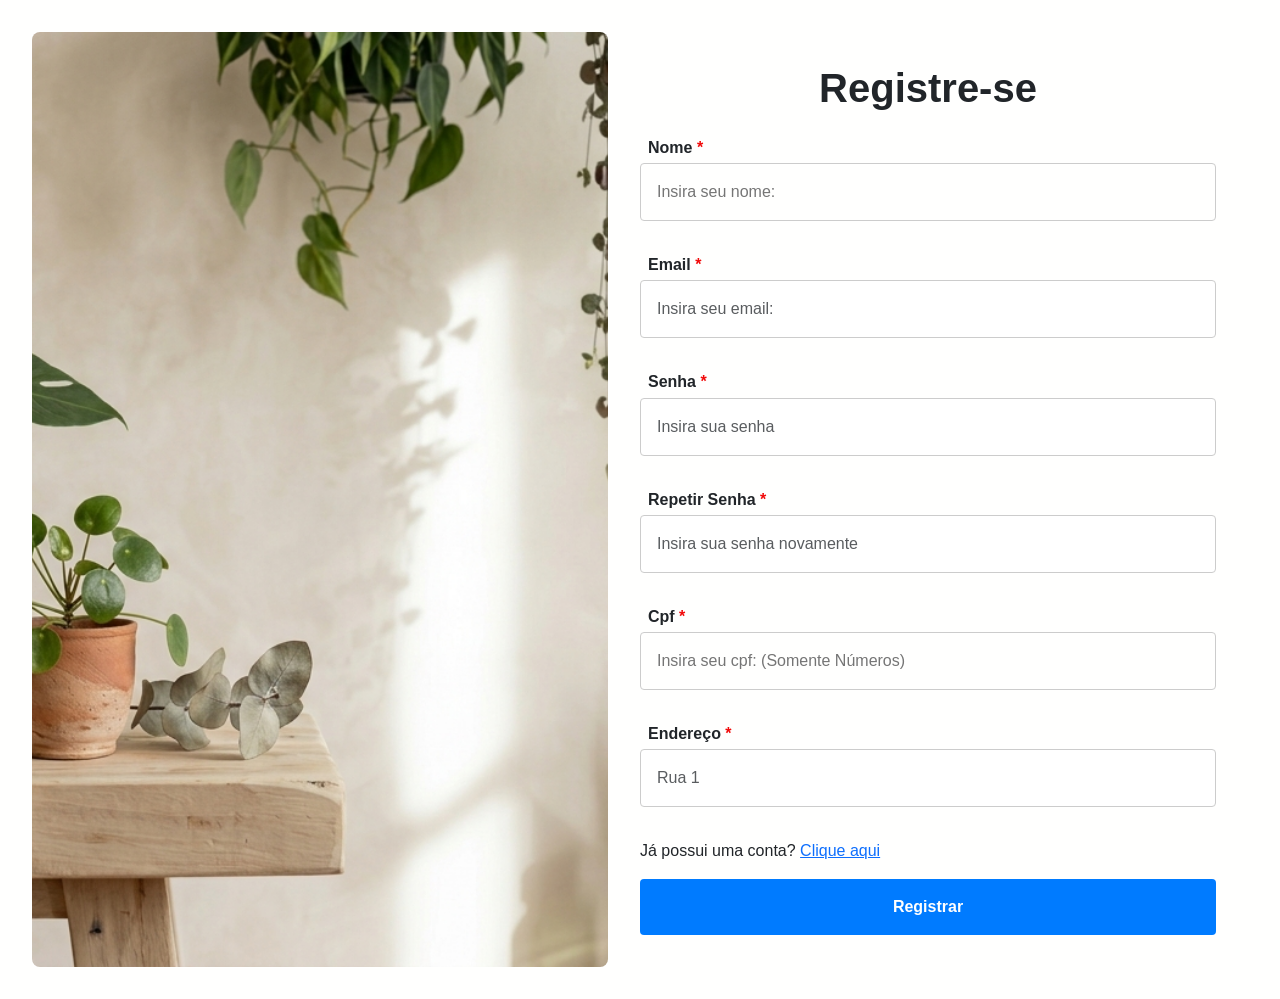
<file: src/projeto_com_spring/demo/src/main/resources/static/index.html>
<!doctype html>
<html lang="en">
<head>
    <meta charset="utf-8">
    <meta name="viewport" content="width=device-width, initial-scale=1">
    <link href="https://cdn.jsdelivr.net/npm/bootstrap@5.3.8/dist/css/bootstrap.min.css" rel="stylesheet"
          integrity="sha384-sRIl4kxILFvY47J16cr9ZwB07vP4J8+LH7qKQnuqkuIAvNWLzeN8tE5YBujZqJLB" crossorigin="anonymous">
    <script src="https://cdn.jsdelivr.net/npm/bootstrap@5.3.8/dist/js/bootstrap.bundle.min.js"
            integrity="sha384-FKyoEForCGlyvwx9Hj09JcYn3nv7wiPVlz7YYwJrWVcXK/BmnVDxM+D2scQbITxI"
            crossorigin="anonymous"></script>
    <script src="scripts/script.js" defer></script>
    <link rel="stylesheet" href="styles/style.css">


    <title>Bootstrap demo</title>
</head>
<body>
<main>
<div class="main-banner-container">

    <img src="assets/main-banner.png" id="main-banner-image" alt="">

</div>
    <div class="form-container">
        <h1 id="register-title">Registre-se</h1>
        <form class="register-form">
            <div class="form-row">
                <label for="name">Nome <span class="required">*</span></label>
                <input type="text" placeholder="Insira seu nome:" id="name">
            </div>
            <div class="form-row">
                <div class="form-group col-md-6">
                    <label for="input-email">Email <span class="required">*</span></label>
                    <input type="email" class="form-control" id="input-email" placeholder="Insira seu email:" required >
                </div>
                <div class="form-group col-md-6">
                    <label for="input-password">Senha <span class="required">*</span></label>
                    <input type="password" class="form-control" id="input-password" placeholder="Insira sua senha" required>
                </div>
                <div class="form-group col-md-6">
                    <label for="repeat-password">Repetir Senha <span class="required">*</span></label>
                    <input type="password" class="form-control" id="repeat-password" placeholder="Insira sua senha novamente" required>
                </div>
                <div class="form-row">
                    <label for="name">Cpf <span class="required">*</span></label>
                    <input type="text" placeholder="Insira seu cpf: (Somente Números)" id="cpf" required>
                </div>
            </div>

            <div class="form-group">
                <label for="inputAddress">Endereço <span class="required">*</span></label>
                <input type="text" class="form-control" id="inputAddress" placeholder="Rua 1" required>
            </div>


            <div class="form-group">
            </div>
            <p>Já possui uma conta? <span class="links"><a href="https://deloitte-springboot-bootcamp-bngvdfg2ewczdzeb.brazilsouth-01.azurewebsites.net/login.html">Clique aqui</a></span></p>
            <button type="submit" class="btn btn-primary">Registrar</button>
        </form>
    </div>

</main>
</body>
</html>
</file>
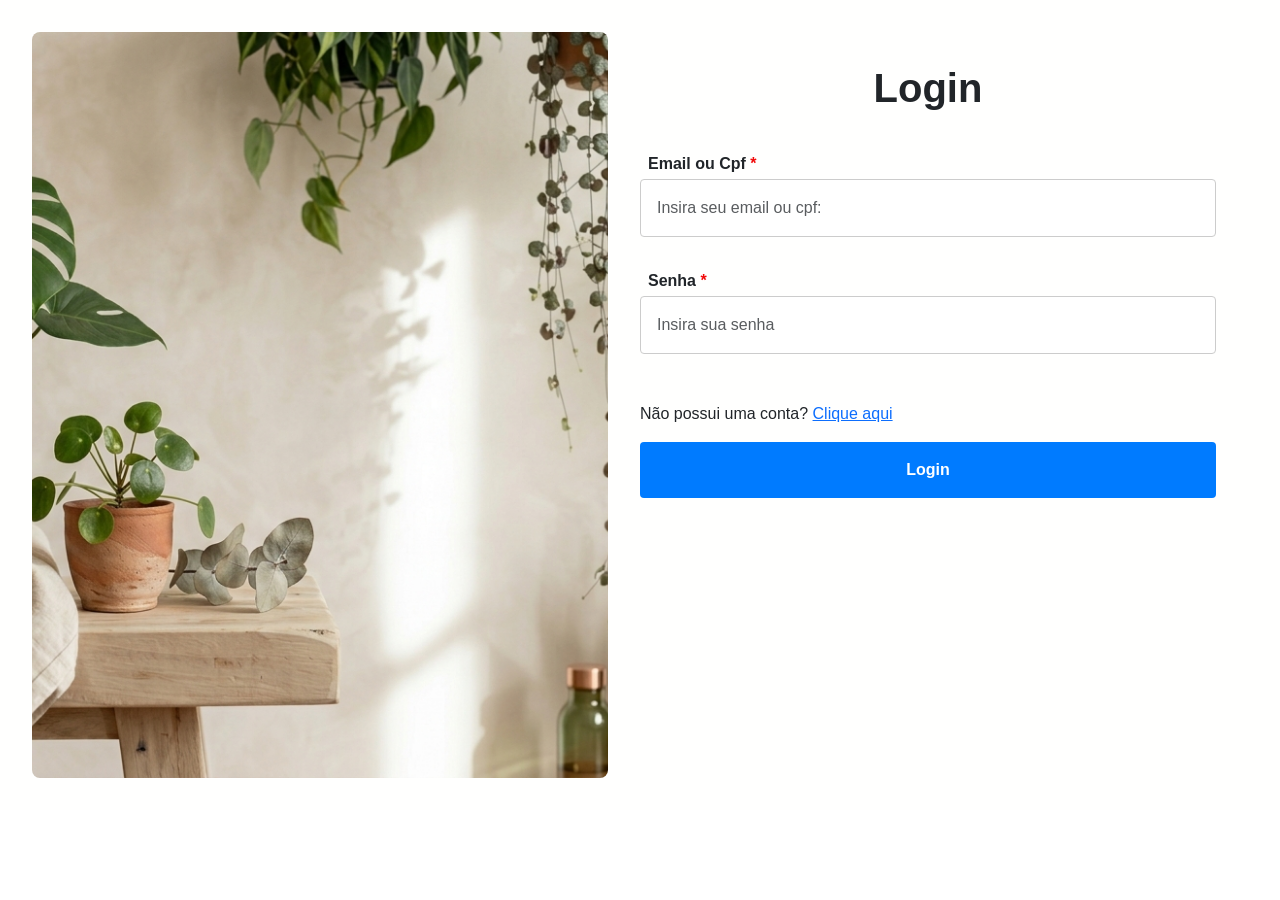
<file: src/projeto_com_spring/demo/src/main/resources/static/login.html>
<!doctype html>
<html lang="en">
<head>
    <meta charset="utf-8">
    <meta name="viewport" content="width=device-width, initial-scale=1">
    <link href="https://cdn.jsdelivr.net/npm/bootstrap@5.3.8/dist/css/bootstrap.min.css" rel="stylesheet"
          integrity="sha384-sRIl4kxILFvY47J16cr9ZwB07vP4J8+LH7qKQnuqkuIAvNWLzeN8tE5YBujZqJLB" crossorigin="anonymous">
    <script src="https://cdn.jsdelivr.net/npm/bootstrap@5.3.8/dist/js/bootstrap.bundle.min.js"
            integrity="sha384-FKyoEForCGlyvwx9Hj09JcYn3nv7wiPVlz7YYwJrWVcXK/BmnVDxM+D2scQbITxI"
            crossorigin="anonymous"></script>
    <link rel="stylesheet" href="styles/style.css">

    <script src="scripts/Login.js" defer></script>

    <title>Bootstrap demo</title>
</head>
<body>
<main>
    <div class="main-banner-container">

        <img src="assets/main-banner.png" id="main-banner-image" alt="">

    </div>
    <div class="form-container">
        <h1 id="register-title">Login</h1>
        <form class="login-form">
            <div class="form-row">
                <div class="form-group col-md-6">
                    <label for="input-email-cpf">Email ou Cpf <span class="required">*</span></label>
                    <input type="text" class="form-control" id="input-email-cpf" placeholder="Insira seu email ou cpf:" required >
                </div>
                <div class="form-group col-md-6">
                    <label for="input-password">Senha <span class="required">*</span></label>
                    <input type="password" class="form-control" id="input-password" placeholder="Insira sua senha" required>
                </div>

            </div>


            <div class="form-group">
            </div>
            <p>Não possui uma conta? <span class="links"><a href="https://deloitte-springboot-bootcamp-bngvdfg2ewczdzeb.brazilsouth-01.azurewebsites.net/index.html">Clique aqui</a></span></p>
            <button type="submit" class="btn btn-primary" id="login-btn">Login</button>
        </form>
    </div>

</main>
</body>
</html>
</file>
<file: src/projeto_com_spring/demo/src/main/resources/static/styles/style.css>
* {
    background-color: #FFFFFE;
    font-family: "poppins", sans-serif;
    margin: 0;
    padding: 0;
    box-sizing: border-box;

}
.links
{
    color: #007bff;
}


html, body {
    height: 100%;

}

#main-banner-container-h1 {
    font-weight: bold;
}

main {
    display: flex;
    flex-direction: row;
    align-items: stretch;
    min-height: 90vh;
    padding: 2rem;

}

.main-banner-container, .form-container {
    flex: 1;
}

.main-banner-container {
    display: flex;
    flex:1;
    position: relative;
}

#main-banner-image {
    width: 100%;
    height: 100%;
    object-fit: cover;
    border-radius: 8px;
}


.form-container
{

}
.form-container {
    flex: 1;
    padding: 2rem;
    display: flex;
    flex-direction: column;
    background-color: #FFFFFE; /* Garante o fundo branco */
}

.form-container div {
    display: flex;
    flex-direction: column; /* Coloca Label em cima do Input */
    width: 100%;           /* Força a div a ocupar a largura da coluna */
    margin-bottom: 1.2rem;  /* Espaçamento entre os campos */
}

.form-container label {
    font-weight: bold;
    margin-bottom: 0.4rem;
    display: block;        /* Garante que a label se comporte como bloco */
}

.form-container input {
    width: 100%;
    padding: 0.8rem;
    border: 1px solid #ccc;
    border-radius: 4px;
    box-sizing: border-box;
}


.form-container button {
    width: 100%;
    padding: 1rem;
    background-color: #007bff;
    color: white;
    border: none;
    border-radius: 4px;
    cursor: pointer;
    font-weight: bold;
}


.form-container {
    padding: 2rem;
    display: flex;
    flex-direction: column;

}

.form-container div {
    width: 100%;
    margin: 1rem 0;
}

.form-container label {
    font-weight: bold;
    margin-left: 0.5rem;
    margin-bottom: 0.2rem;
}


.form-container input {
    padding: 1rem;
}
#welcome-h1
{
z-index: 10;
    position: relative;
    font-size: 3rem;
    font-weight: bold;
    margin-bottom: 1rem;
}
#register-title
{
    font-weight: bold;
    text-align: center;
}
.required
{
    color: #f10909;
}

.profile-card
{
    display: flex;
    flex-direction: column ;
    align-items: center;
    justify-content: center;
    width: 5000px;
}
#homepage-main strong {
    margin-right: 8px;
    display: inline-block;
}
</file>
